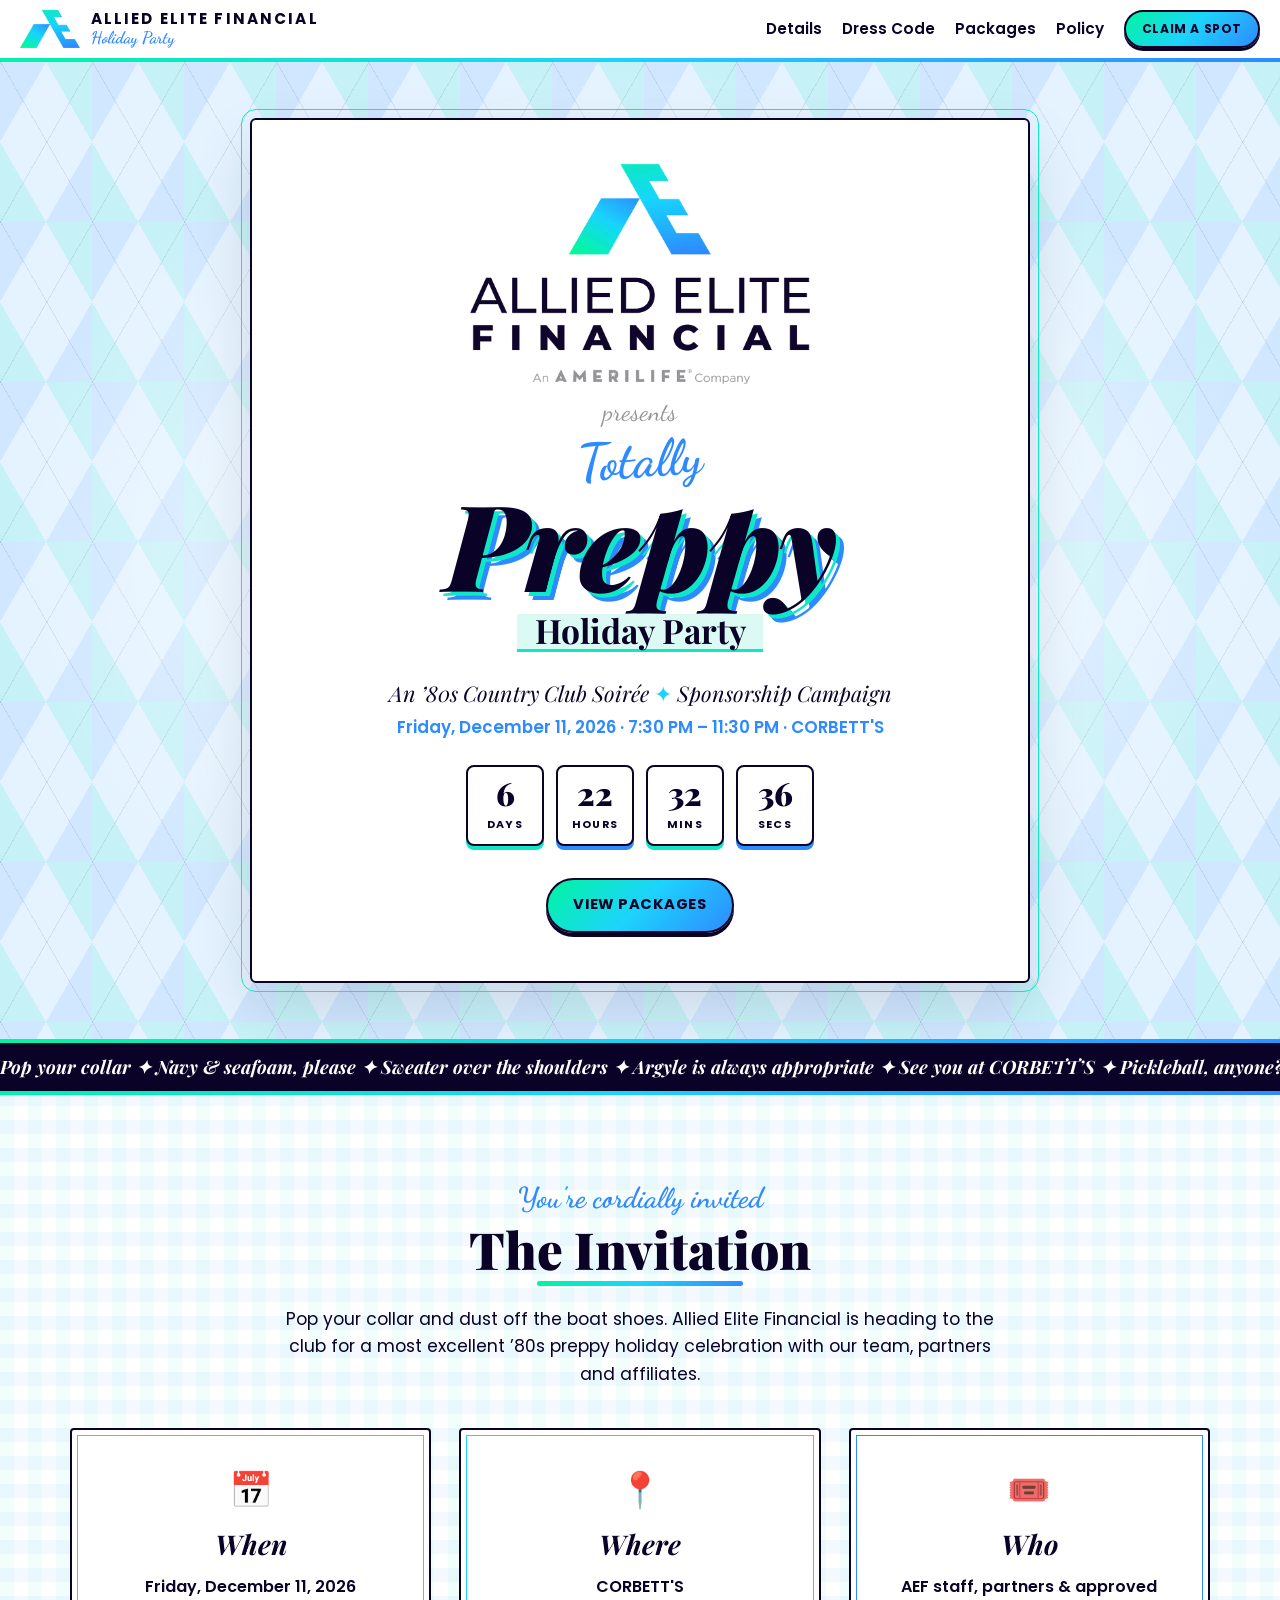
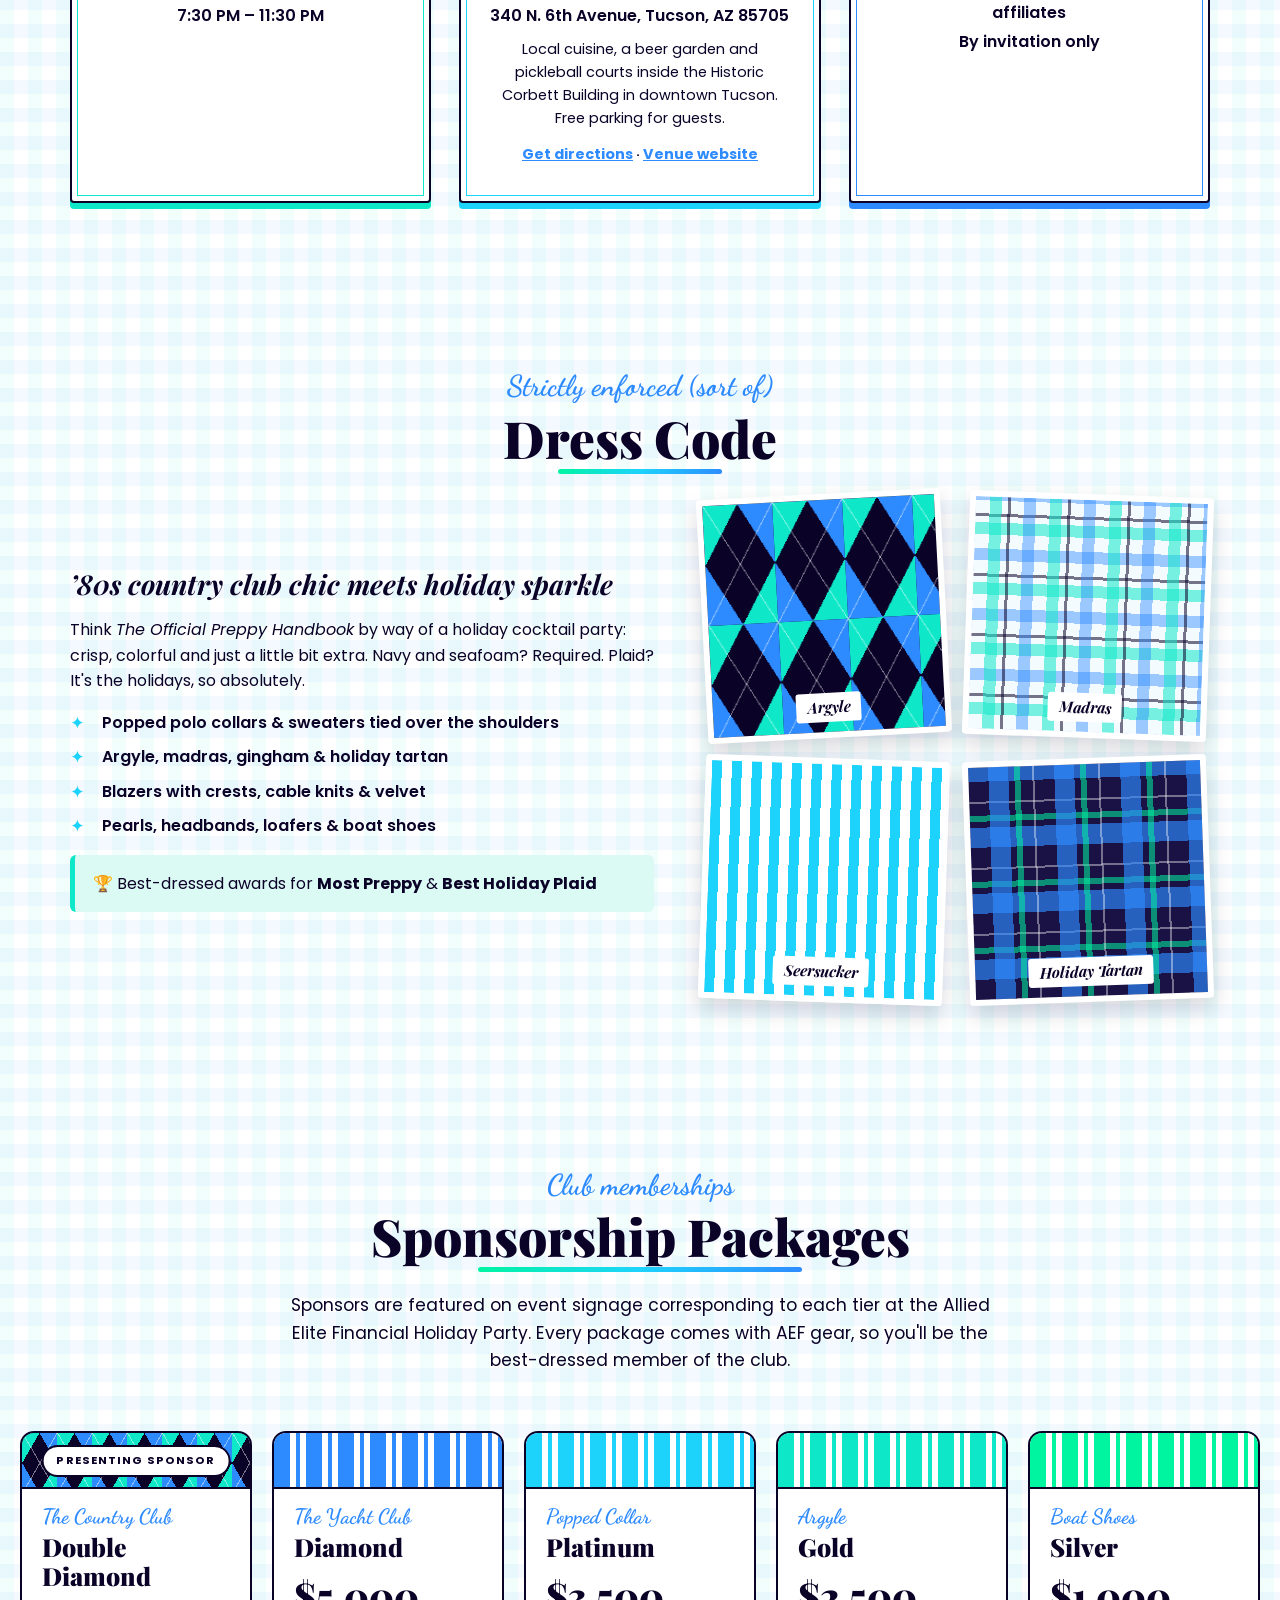
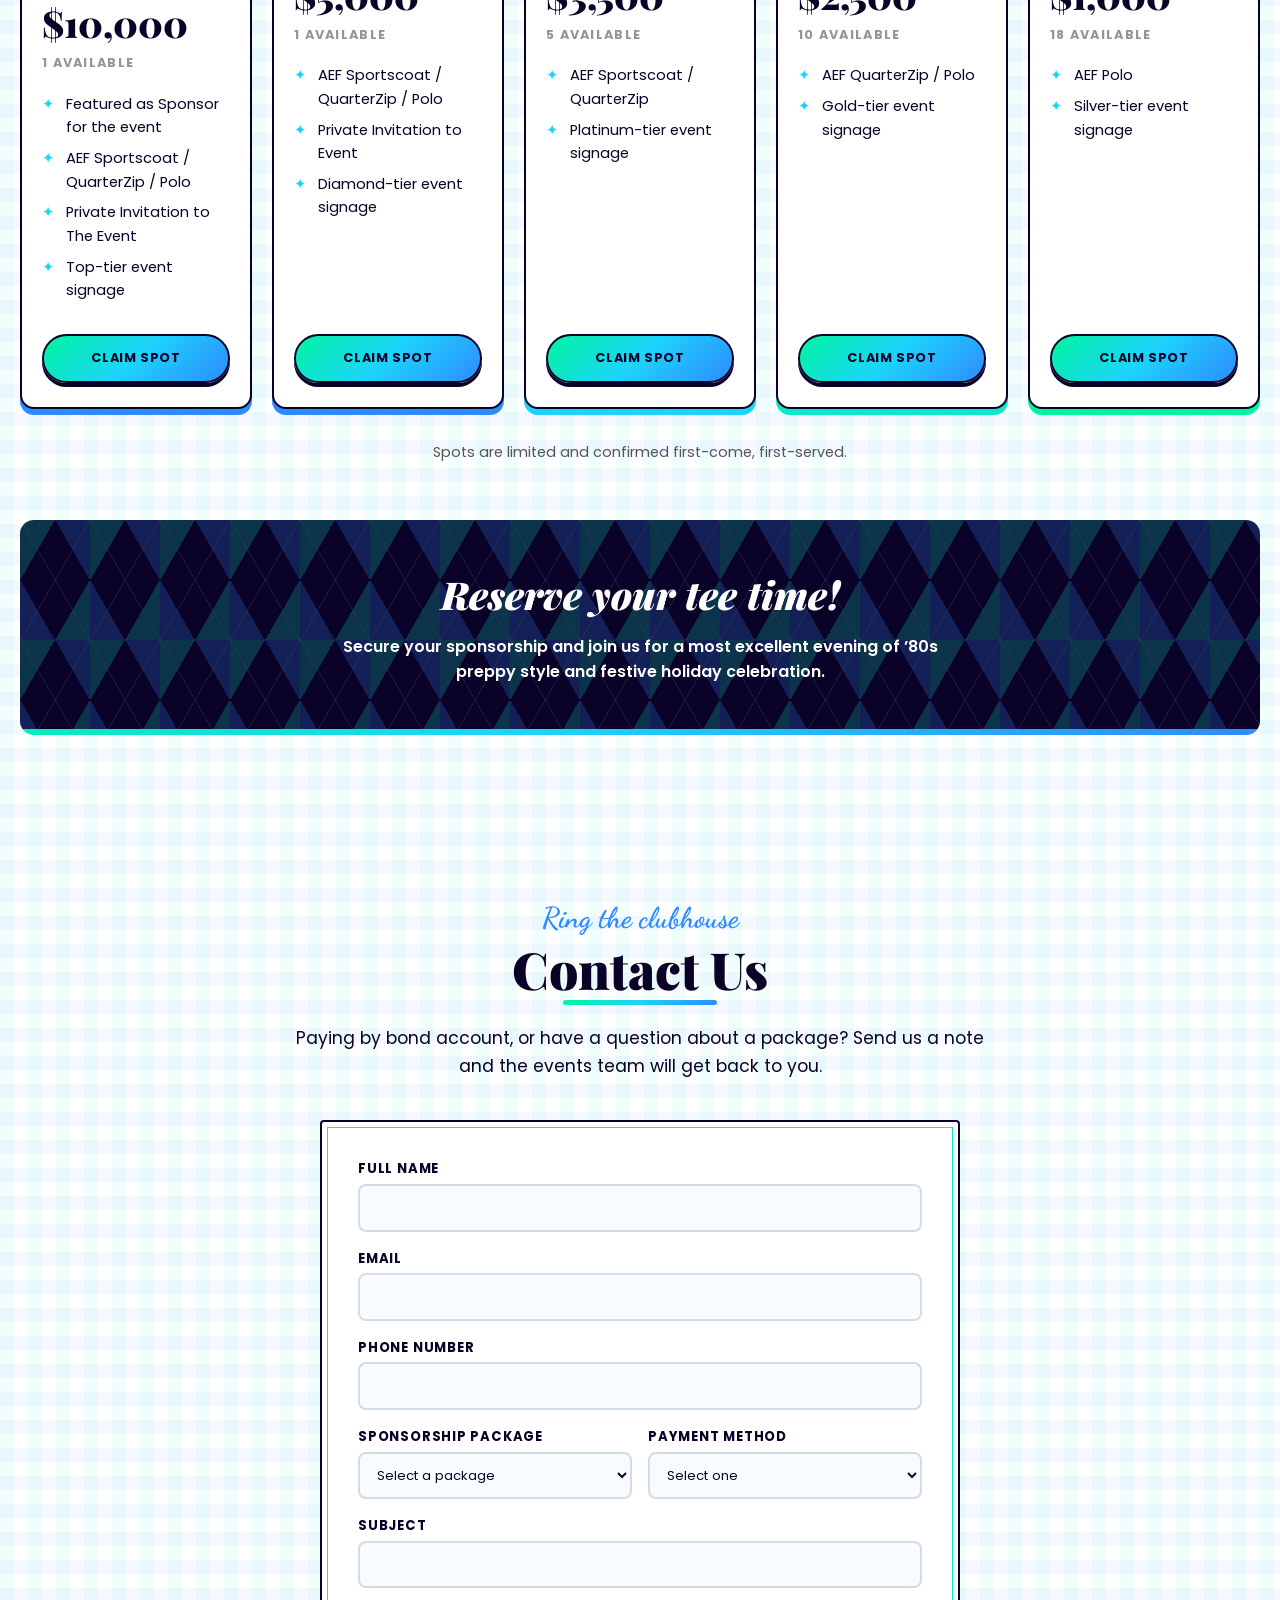
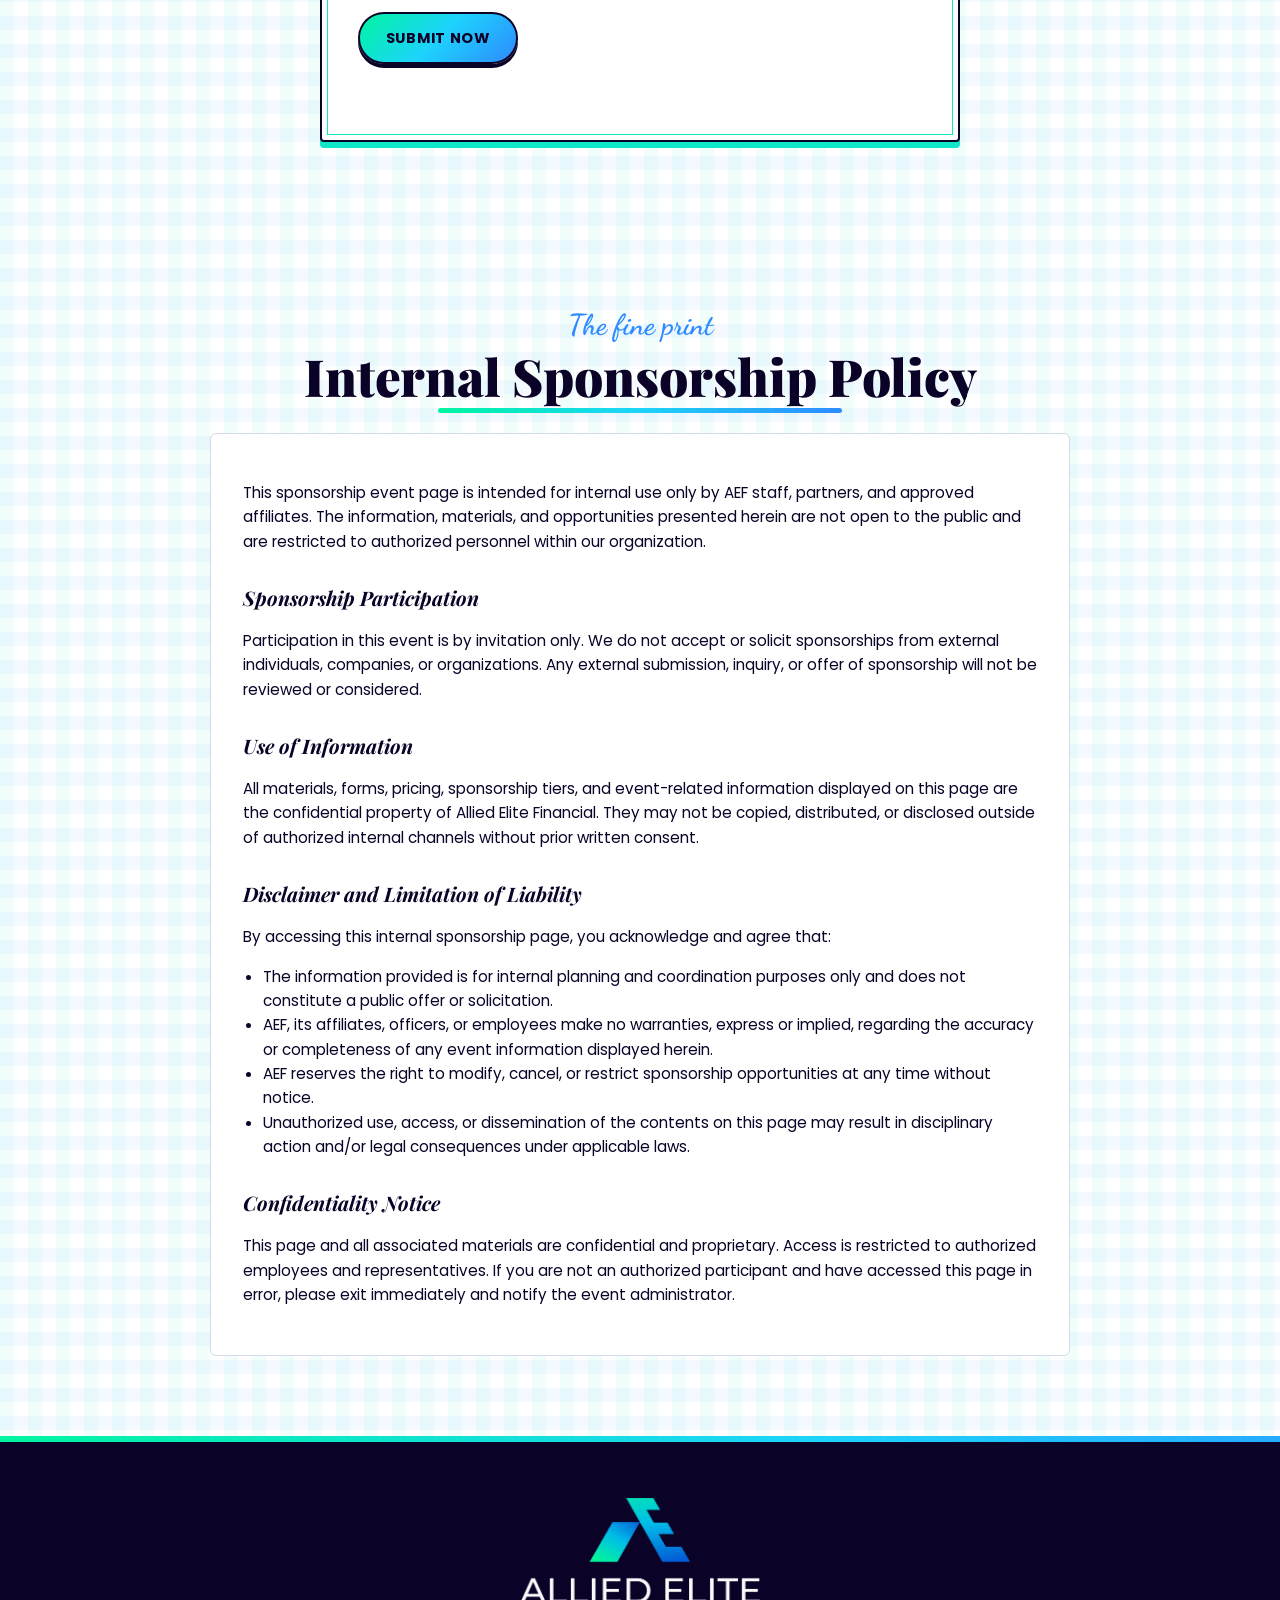
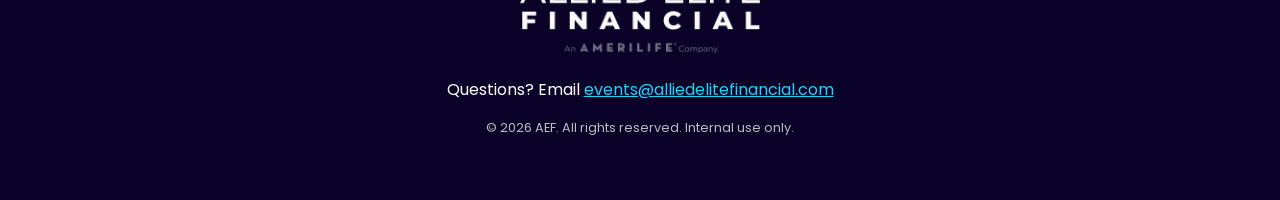
<file: index.html>
<!doctype html>
<html lang="en">
<head>
  <meta charset="utf-8">
  <meta name="viewport" content="width=device-width, initial-scale=1">
  <title>Preppy Holiday Party | Allied Elite Financial</title>
  <meta name="description" content="Allied Elite Financial '80s Preppy Holiday Party sponsorship campaign.">
  <meta name="robots" content="noindex, nofollow">
  <link rel="icon" href="assets/aef-mark.png">
  <link rel="preconnect" href="https://fonts.googleapis.com">
  <link rel="preconnect" href="https://fonts.gstatic.com" crossorigin>
  <link href="https://fonts.googleapis.com/css2?family=Dancing+Script:wght@700&family=Playfair+Display:ital,wght@0,700;0,900;1,700;1,900&family=Poppins:wght@400;600;700&display=swap" rel="stylesheet">
  <link rel="stylesheet" href="styles.css">
</head>
<body>
  <!-- Falling snow layer -->
  <div class="snow" aria-hidden="true"></div>

  <header class="nav">
    <a class="nav__brand" href="#top" aria-label="Allied Elite Financial home">
      <img src="assets/aef-mark.png" alt="">
      <span class="nav__name">Allied Elite Financial<small>Holiday Party</small></span>
    </a>
    <button class="nav__toggle" aria-expanded="false" aria-controls="nav-links">Menu</button>
    <nav id="nav-links" class="nav__links">
      <a href="#details">Details</a>
      <a href="#dress-code">Dress Code</a>
      <a href="#sponsors">Packages</a>
      <a href="#policy">Policy</a>
      <a class="btn btn--small" href="#sponsors">Claim a Spot</a>
    </nav>
  </header>

  <main id="top">
    <!-- HERO -->
    <section class="hero">
      <div class="hero__inner">
        <img class="hero__logo" src="assets/aef-logo.png" alt="Allied Elite Financial, an AmeriLife company">
        <p class="hero__kicker">presents</p>
        <h1 class="hero__title">
          <span class="hero__script">Totally</span>
          <span class="hero__big">Preppy</span>
          <span class="hero__small">Holiday Party</span>
        </h1>
        <p class="hero__sub">An &rsquo;80s Country Club Soir&eacute;e <span class="sparkle">✦</span> Sponsorship Campaign</p>
        <p class="hero__meta">
          <span data-field="dateLong">Date TBA</span> &middot; <span data-field="timeRange">Time TBA</span> &middot; <span data-field="venueName">Venue TBA</span>
        </p>
        <div class="countdown" id="countdown" aria-live="polite">
          <div><span id="cd-days">--</span><small>Days</small></div>
          <div><span id="cd-hours">--</span><small>Hours</small></div>
          <div><span id="cd-mins">--</span><small>Mins</small></div>
          <div><span id="cd-secs">--</span><small>Secs</small></div>
        </div>
        <div class="hero__ctas">
          <a class="btn" href="#sponsors">View Packages</a>
        </div>
      </div>
    </section>

    <!-- MARQUEE -->
    <div class="marquee" aria-hidden="true">
      <div class="marquee__track">
        <span>Pop your collar ✦ Navy &amp; seafoam, please ✦ Sweater over the shoulders ✦ Argyle is always appropriate ✦ See you at CORBETT&rsquo;S ✦ Pickleball, anyone? ✦ Claim your sponsorship spot ✦ </span>
        <span>Pop your collar ✦ Navy &amp; seafoam, please ✦ Sweater over the shoulders ✦ Argyle is always appropriate ✦ See you at CORBETT&rsquo;S ✦ Pickleball, anyone? ✦ Claim your sponsorship spot ✦ </span>
      </div>
    </div>

    <!-- DETAILS -->
    <section id="details" class="section">
      <h2 class="section__title"><small>You're cordially invited</small><span>The Invitation</span></h2>
      <p class="section__lead">Pop your collar and dust off the boat shoes. Allied Elite Financial is heading to the club for a most excellent &rsquo;80s preppy holiday celebration with our team, partners and affiliates.</p>
      <div class="cards cards--3">
        <article class="card">
          <div class="card__icon">📅</div>
          <h3>When</h3>
          <p data-field="dateLong">Date TBA</p>
          <p data-field="timeRange">Time TBA</p>
        </article>
        <article class="card">
          <div class="card__icon">📍</div>
          <h3>Where</h3>
          <p data-field="venueName">Venue TBA</p>
          <p data-field="venueAddress">Address TBA</p>
          <p class="card__note" data-field="venueBlurb"></p>
          <p class="card__links"><a data-href="venueMapUrl" href="#" target="_blank" rel="noopener">Get directions</a> &middot; <a data-href="venueUrl" href="#" target="_blank" rel="noopener">Venue website</a></p>
        </article>
        <article class="card">
          <div class="card__icon">🎟️</div>
          <h3>Who</h3>
          <p>AEF staff, partners &amp; approved affiliates</p>
          <p>By invitation only</p>
        </article>
      </div>
    </section>

    <!-- DRESS CODE -->
    <section id="dress-code" class="section">
      <h2 class="section__title"><small>Strictly enforced (sort of)</small><span>Dress Code</span></h2>
      <div class="dress">
        <div class="dress__text">
          <p class="dress__headline">&rsquo;80s country club chic meets holiday sparkle</p>
          <p>Think <em>The Official Preppy Handbook</em> by way of a holiday cocktail party: crisp, colorful and just a little bit extra. Navy and seafoam? Required. Plaid? It's the holidays, so absolutely.</p>
          <ul class="ticks">
            <li>Popped polo collars &amp; sweaters tied over the shoulders</li>
            <li>Argyle, madras, gingham &amp; holiday tartan</li>
            <li>Blazers with crests, cable knits &amp; velvet</li>
            <li>Pearls, headbands, loafers &amp; boat shoes</li>
          </ul>
          <p class="dress__award">🏆 Best-dressed awards for <strong>Most Preppy</strong> &amp; <strong>Best Holiday Plaid</strong></p>
        </div>
        <div class="swatches" aria-hidden="true">
          <div class="swatch swatch--argyle"><span>Argyle</span></div>
          <div class="swatch swatch--madras"><span>Madras</span></div>
          <div class="swatch swatch--stripe"><span>Seersucker</span></div>
          <div class="swatch swatch--tartan"><span>Holiday Tartan</span></div>
        </div>
      </div>
    </section>

    <!-- SPONSORSHIPS -->
    <section id="sponsors" class="section section--sponsors">
      <h2 class="section__title"><small>Club memberships</small><span>Sponsorship Packages</span></h2>
      <p class="section__lead">Sponsors are featured on event signage corresponding to each tier at the <span data-field="signageEventName">Allied Elite Financial Holiday Party</span>. Every package comes with AEF gear, so you'll be the best-dressed member of the club.</p>
      <div class="tiers" id="tiers"></div>
      <p class="fineprint">Spots are limited and confirmed first-come, first-served.</p>
      <div class="cta-band">
        <h3>Reserve your tee time!</h3>
        <p>Secure your sponsorship and join us for a most excellent evening of &rsquo;80s preppy style and festive holiday celebration.</p>
      </div>
    </section>

    <!-- CONTACT -->
    <section id="contact" class="section">
      <h2 class="section__title"><small>Ring the clubhouse</small><span>Contact Us</span></h2>
      <p class="section__lead">Paying by bond account, or have a question about a package? Send us a note and the events team will get back to you.</p>
      <form class="form form--narrow" id="contact-form" name="sponsor-contact" method="POST" action="/" data-netlify="true" netlify-honeypot="bot-field">
        <input type="hidden" name="form-name" value="sponsor-contact">
        <p class="form__hp" aria-hidden="true"><label>Leave this empty<input name="bot-field" tabindex="-1" autocomplete="off"></label></p>
        <label>Full Name<input name="name" required autocomplete="name"></label>
        <label>Email<input type="email" name="email" required autocomplete="email"></label>
        <label>Phone Number<input type="tel" name="phone" autocomplete="tel"></label>
        <div class="form__row">
          <label>Sponsorship Package
            <select name="package" id="contact-package">
              <option value="">Select a package</option>
              <option value="Double Diamond">Double Diamond ($10,000)</option>
              <option value="Diamond">Diamond ($5,000)</option>
              <option value="Platinum">Platinum ($3,500)</option>
              <option value="Gold">Gold ($2,500)</option>
              <option value="Silver">Silver ($1,000)</option>
              <option value="General question">General question</option>
            </select>
          </label>
          <label>Payment Method
            <select name="payment" id="contact-payment">
              <option value="">Select one</option>
              <option value="Credit Card">Credit Card</option>
              <option value="Bond Account">Bond Account</option>
              <option value="Not sure yet">Not sure yet / Just a question</option>
            </select>
          </label>
        </div>
        <p class="form__bond-note" id="bond-note" hidden><strong>Paying by bond account?</strong> Submit this form to reserve your spot. Our events team will follow up to confirm your sponsorship and complete the bond account payment.</p>
        <label>Subject<input name="subject" id="contact-subject"></label>
        <button class="btn" type="submit">Submit Now</button>
        <p class="form__status" id="contact-status" role="status" aria-live="polite"></p>
      </form>
    </section>

    <!-- POLICY -->
    <section id="policy" class="section section--policy">
      <h2 class="section__title"><small>The fine print</small><span>Internal Sponsorship Policy</span></h2>
      <div class="policy">
        <p>This sponsorship event page is intended for internal use only by AEF staff, partners, and approved affiliates. The information, materials, and opportunities presented herein are not open to the public and are restricted to authorized personnel within our organization.</p>
        <h3>Sponsorship Participation</h3>
        <p>Participation in this event is by invitation only. We do not accept or solicit sponsorships from external individuals, companies, or organizations. Any external submission, inquiry, or offer of sponsorship will not be reviewed or considered.</p>
        <h3>Use of Information</h3>
        <p>All materials, forms, pricing, sponsorship tiers, and event-related information displayed on this page are the confidential property of Allied Elite Financial. They may not be copied, distributed, or disclosed outside of authorized internal channels without prior written consent.</p>
        <h3>Disclaimer and Limitation of Liability</h3>
        <p>By accessing this internal sponsorship page, you acknowledge and agree that:</p>
        <ul>
          <li>The information provided is for internal planning and coordination purposes only and does not constitute a public offer or solicitation.</li>
          <li>AEF, its affiliates, officers, or employees make no warranties, express or implied, regarding the accuracy or completeness of any event information displayed herein.</li>
          <li>AEF reserves the right to modify, cancel, or restrict sponsorship opportunities at any time without notice.</li>
          <li>Unauthorized use, access, or dissemination of the contents on this page may result in disciplinary action and/or legal consequences under applicable laws.</li>
        </ul>
        <h3>Confidentiality Notice</h3>
        <p>This page and all associated materials are confidential and proprietary. Access is restricted to authorized employees and representatives. If you are not an authorized participant and have accessed this page in error, please exit immediately and notify the event administrator.</p>
      </div>
    </section>
  </main>

  <!-- CLAIM SPOT MODAL -->
  <dialog class="modal" id="claim-modal" aria-labelledby="claim-title">
    <button class="modal__close" type="button" aria-label="Close">&times;</button>
    <p class="modal__kicker">Welcome to the club</p>
    <h3 id="claim-title">Package</h3>
    <p class="modal__price" id="claim-price"></p>
    <p>How would you like to pay?</p>
    <div class="modal__actions">
      <a class="btn btn--block" id="pay-card" href="#" target="_blank" rel="noopener">Pay by Credit Card</a>
      <a class="btn btn--block btn--alt" id="pay-bond" href="#contact">Pay by Bond Account</a>
    </div>
    <p class="modal__note" id="claim-note"></p>
  </dialog>

  <footer class="footer">
    <img src="assets/aef-logo-white.png" alt="Allied Elite Financial, an AmeriLife company" class="footer__logo">
    <p>Questions? Email <a data-field-href="contactEmail" data-field="contactEmail" href="#">events@example.com</a></p>
    <p class="footer__small">&copy; <span data-field="year">2026</span> AEF. All rights reserved. Internal use only.</p>
  </footer>

  <script src="config.js"></script>
  <script src="script.js"></script>
</body>
</html>
</file>
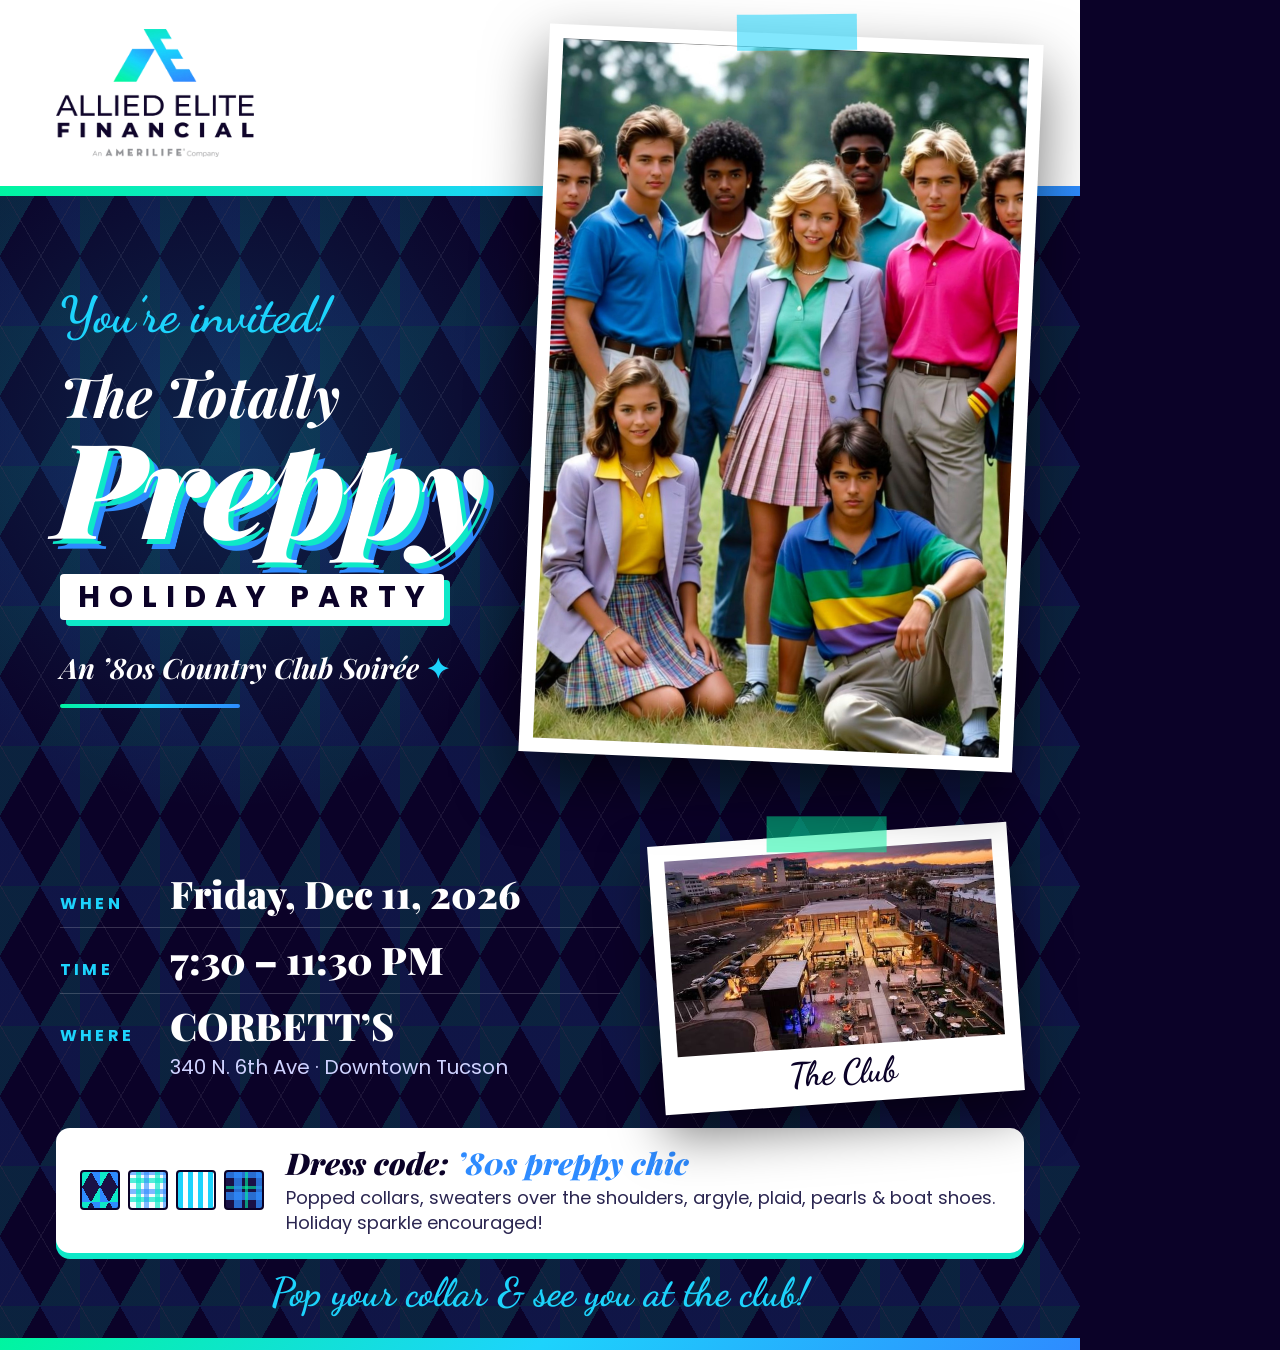
<file: flyer/flyer.html>
<!doctype html>
<html lang="en">
<head>
  <meta charset="utf-8">
  <title>Totally Preppy Holiday Party | Flyer</title>
  <!--
    Promotional flyer (no sponsorship info). Rendered to PNG / PDF with
    render.js. ?size=social → 1080x1350, ?size=letter → 8.5x11 in.
  -->
  <link rel="stylesheet" href="fonts/fonts.css">
  <style>
    :root {
      --navy: #0b0228;
      --navy-2: #1a1145;
      --mint: #00f5a0;
      --aqua: #0ee8c8;
      --cyan: #1dd3fc;
      --blue: #2e8bff;
      --gray: #939598;
      --paper: #ffffff;
      --brand-grad: linear-gradient(135deg, var(--mint) 0%, var(--cyan) 50%, var(--blue) 100%);
      --serif: "Playfair Display", Georgia, serif;
      --script: "Dancing Script", cursive;
    }
    * { box-sizing: border-box; }
    html, body { margin: 0; padding: 0; background: var(--navy); }
    body { font-family: "Poppins", system-ui, sans-serif; color: var(--paper); }
    body.letter { width: 816px; height: 1056px; display: grid; place-items: center; overflow: hidden; }
    body.letter .flyer { zoom: .7556; } /* 816 / 1080 */

    .flyer { position: relative; width: 1080px; height: 1350px; overflow: hidden; background: var(--navy); }

    /* ---------- Full-length photo, pinned over the header ---------- */
    .photo {
      position: absolute; right: 52px; top: 34px; z-index: 4; margin: 0;
      width: 494px; padding: 14px; background: var(--paper);
      transform: rotate(2.5deg);
      box-shadow: 0 26px 60px rgba(0,0,0,.55);
    }
    .photo img { display: block; width: 466px; height: 700px; object-fit: cover; object-position: 50% 0; }
    .photo .tape { top: -20px; }

    /* Argyle panel behind the lower half */
    .argyle {
      position: absolute; inset: 186px 0 0 0;
      background-color: var(--navy);
      background-image:
        linear-gradient(rgba(11,2,40,.86), rgba(11,2,40,.86)),
        repeating-linear-gradient(120deg, rgba(255,255,255,.5) 0 1px, transparent 1px 70px),
        repeating-linear-gradient(60deg, rgba(255,255,255,.5) 0 1px, transparent 1px 70px),
        linear-gradient(60deg, var(--blue) 25%, transparent 25%, transparent 75%, var(--blue) 75%),
        linear-gradient(120deg, var(--aqua) 25%, transparent 25%, transparent 75%, var(--aqua) 75%);
      background-size: auto, 80px 140px, 80px 140px, 80px 140px, 80px 140px;
    }
    .argyle::before { /* soft glow behind the title */
      content: ""; position: absolute; inset: 0 auto auto 0; width: 640px; height: 640px;
      background: radial-gradient(circle at 35% 40%, rgba(29,211,252,.16), rgba(11,2,40,0) 65%);
    }

    /* ---------- Header ---------- */
    .header {
      position: absolute; inset: 0 0 auto 0; height: 186px; z-index: 3;
      display: flex; align-items: center; padding: 0 56px;
      background: var(--paper); color: var(--navy);
    }
    .header::after { /* brand stripe */
      content: ""; position: absolute; left: 0; right: 0; bottom: -10px; height: 10px; background: var(--brand-grad);
    }
    .logo { height: 128px; width: auto; display: block; }

    /* ---------- Title lockup (left column) ---------- */
    .intro { position: absolute; left: 60px; top: 290px; width: 470px; }
    .invite { font-family: var(--script); font-weight: 700; font-size: 50px; line-height: 1; color: var(--cyan); margin: 0; }
    .title { margin: 26px 0 0; font-weight: 400; line-height: 1; }
    .t-script { display: block; font-family: var(--serif); font-style: italic; font-weight: 700; font-size: 56px; color: var(--paper); line-height: 1.05; }
    .t-big {
      display: block; font-family: var(--serif); font-style: italic; font-weight: 900;
      font-size: 132px; line-height: .9; letter-spacing: -.02em; color: var(--paper); margin-left: -6px;
      text-shadow: 5px 5px 0 var(--aqua), 10px 10px 0 var(--blue);
    }
    .t-small {
      display: inline-block; margin-top: 30px;
      font-family: "Poppins", sans-serif; font-weight: 700; font-size: 30px; letter-spacing: .3em; text-transform: uppercase;
      color: var(--navy); background: var(--paper); padding: 8px 10px 8px 18px; border-radius: 4px;
      box-shadow: 6px 6px 0 var(--aqua);
    }
    .soiree { margin: 30px 0 0; font-family: var(--serif); font-style: italic; font-weight: 700; font-size: 28px; color: var(--paper); line-height: 1.3; }
    .soiree span { color: var(--cyan); font-style: normal; }
    .rule { display: block; width: 180px; height: 4px; margin-top: 18px; border-radius: 2px; background: var(--brand-grad); }

    /* ---------- Polaroids ---------- */
    .polaroid {
      position: absolute; margin: 0; background: var(--paper); padding: 16px 16px 0;
      box-shadow: 0 22px 50px rgba(0,0,0,.5);
    }
    .polaroid .img { width: 100%; background-size: cover; background-position: center; overflow: hidden; }
    .polaroid figcaption { font-family: var(--script); font-weight: 700; font-size: 34px; color: var(--navy); text-align: center; padding: 8px 0 12px; line-height: 1.1; }
    .polaroid--venue { right: 64px; top: 834px; width: 360px; transform: rotate(-4deg); z-index: 2; }
    .polaroid--venue .img { height: 196px; background-image: url(photos/corbetts-aerial.jpg); }
    .tape { position: absolute; top: -18px; left: 50%; width: 120px; height: 36px; transform: translateX(-50%) rotate(-3deg); background: rgba(29,211,252,.55); }
    .polaroid--venue .tape { background: rgba(0,245,160,.5); transform: translateX(-50%) rotate(4deg); }

    /* ---------- Details ---------- */
    .details { position: absolute; left: 60px; top: 862px; width: 560px; }
    .row { display: flex; align-items: baseline; gap: 18px; padding: 11px 0; border-bottom: 1px solid rgba(255,255,255,.18); }
    .row:last-child { border-bottom: 0; }
    .row small { flex: none; width: 92px; font-size: 16px; font-weight: 700; letter-spacing: .2em; text-transform: uppercase; color: var(--cyan); }
    .row strong { font-family: var(--serif); font-weight: 900; font-size: 38px; line-height: 1.1; }
    .row em { display: block; font-style: normal; font-size: 20px; color: #cfd2ff; margin-top: 4px; font-weight: 400; }

    .dress {
      position: absolute; left: 56px; right: 56px; top: 1128px;
      display: flex; align-items: center; gap: 22px;
      background: var(--paper); color: var(--navy);
      border-radius: 14px; padding: 18px 24px;
      box-shadow: 0 6px 0 var(--aqua);
    }
    .swatches { display: grid; grid-template-columns: repeat(4, 40px); gap: 8px; flex: none; }
    .sw { width: 40px; height: 40px; border-radius: 4px; border: 2px solid var(--navy); }
    .sw-argyle {
      background-color: var(--navy-2);
      background-image:
        linear-gradient(60deg, var(--blue) 25%, transparent 25%, transparent 75%, var(--blue) 75%),
        linear-gradient(120deg, var(--aqua) 25%, transparent 25%, transparent 75%, var(--aqua) 75%);
      background-size: 18px 30px;
    }
    .sw-madras {
      background-color: #f4fbff;
      background-image:
        repeating-linear-gradient(90deg, transparent 0 6px, rgba(14,232,200,.7) 6px 11px, transparent 11px 14px, rgba(46,139,255,.6) 14px 19px),
        repeating-linear-gradient(0deg, transparent 0 6px, rgba(14,232,200,.7) 6px 11px, transparent 11px 14px, rgba(46,139,255,.6) 14px 19px);
    }
    .sw-stripe { background: repeating-linear-gradient(90deg, var(--cyan) 0 5px, var(--paper) 5px 10px); }
    .sw-tartan {
      background-color: var(--navy-2);
      background-image:
        repeating-linear-gradient(90deg, transparent 0 8px, rgba(46,139,255,.75) 8px 16px, transparent 16px 19px, rgba(0,245,160,.6) 19px 22px),
        repeating-linear-gradient(0deg, transparent 0 8px, rgba(46,139,255,.75) 8px 16px, transparent 16px 19px, rgba(0,245,160,.6) 19px 22px);
    }
    .dress h2 { margin: 0; font-family: var(--serif); font-style: italic; font-weight: 900; font-size: 30px; line-height: 1.15; }
    .dress h2 span { color: var(--blue); }
    .dress p { margin: 4px 0 0; font-size: 18px; line-height: 1.4; color: #2a2550; }

    .signoff { position: absolute; left: 0; right: 0; bottom: 34px; text-align: center; margin: 0; font-family: var(--script); font-weight: 700; font-size: 40px; color: var(--cyan); }
    .bar { position: absolute; left: 0; right: 0; bottom: 0; height: 12px; background: var(--brand-grad); }
  </style>
</head>
<body>
  <div class="flyer">
    <div class="argyle" aria-hidden="true"></div>

    <header class="header">
      <img class="logo" src="../assets/aef-logo.png" alt="Allied Elite Financial, an AmeriLife company">
    </header>

    <figure class="photo">
      <span class="tape" aria-hidden="true"></span>
      <img src="photos/preppy-group.jpg" alt="Friends dressed head to toe in '80s preppy style">
    </figure>

    <div class="intro">
      <p class="invite">You&rsquo;re invited!</p>
      <h1 class="title">
        <span class="t-script">The Totally</span>
        <span class="t-big">Preppy</span>
        <span class="t-small">Holiday Party</span>
      </h1>
      <p class="soiree">An &rsquo;80s Country Club Soir&eacute;e <span>✦</span></p>
      <span class="rule" aria-hidden="true"></span>
    </div>

    <figure class="polaroid polaroid--venue">
      <span class="tape" aria-hidden="true"></span>
      <div class="img" role="img" aria-label="CORBETT'S at dusk, aerial view"></div>
      <figcaption>The Club</figcaption>
    </figure>

    <div class="details">
      <div class="row"><small>When</small><div><strong>Friday, Dec 11, 2026</strong></div></div>
      <div class="row"><small>Time</small><div><strong>7:30 &ndash; 11:30 PM</strong></div></div>
      <div class="row"><small>Where</small><div><strong>CORBETT&rsquo;S</strong><em>340 N. 6th Ave &middot; Downtown Tucson</em></div></div>
    </div>

    <div class="dress">
      <div class="swatches" aria-hidden="true">
        <span class="sw sw-argyle"></span><span class="sw sw-madras"></span><span class="sw sw-stripe"></span><span class="sw sw-tartan"></span>
      </div>
      <div>
        <h2>Dress code: <span>&rsquo;80s preppy chic</span></h2>
        <p>Popped collars, sweaters over the shoulders, argyle, plaid, pearls &amp; boat shoes. Holiday sparkle encouraged!</p>
      </div>
    </div>

    <p class="signoff">Pop your collar &amp; see you at the club!</p>
    <div class="bar" aria-hidden="true"></div>
  </div>
  <script>
    if (new URLSearchParams(location.search).get("size") === "letter") document.body.classList.add("letter");
  </script>
</body>
</html>
</file>
<file: styles.css>
/*
 * Palette is taken straight from the Allied Elite Financial logo so the
 * '80s preppy theme sits comfortably next to the brand mark.
 */
:root {
  --navy: #0b0228;       /* logo wordmark */
  --navy-2: #1a1145;
  --mint: #00f5a0;       /* logo gradient start */
  --aqua: #0ee8c8;       /* logo "E" top */
  --cyan: #1dd3fc;       /* logo mid */
  --blue: #2e8bff;       /* logo gradient end */
  --gray: #939598;       /* "AmeriLife" */
  --aqua-soft: #dcfaf4;
  --sky-soft: #e4f3ff;
  --paper: #ffffff;
  --ink: #0b0228;
  --brand-grad: linear-gradient(135deg, var(--mint) 0%, var(--cyan) 50%, var(--blue) 100%);
  --brand-stripe: repeating-linear-gradient(90deg, var(--aqua) 0 18px, var(--blue) 18px 36px);
  --radius: 14px;
  --serif: "Playfair Display", Georgia, serif;
  --script: "Dancing Script", cursive;
}

* { box-sizing: border-box; }
html { scroll-behavior: smooth; scroll-padding-top: 80px; overflow-x: clip; }
body {
  margin: 0;
  font-family: "Poppins", system-ui, sans-serif;
  color: var(--ink);
  background-color: var(--paper);
  /* light seafoam gingham */
  background-image:
    linear-gradient(90deg, rgba(14,232,200,.06) 50%, transparent 50%),
    linear-gradient(rgba(46,139,255,.05) 50%, transparent 50%);
  background-size: 28px 28px;
  line-height: 1.6;
}
img { max-width: 100%; display: block; }
a { color: var(--blue); }

/* ---------- Buttons ---------- */
.btn {
  display: inline-block;
  font-family: "Poppins", sans-serif;
  font-weight: 700;
  font-size: .92rem;
  letter-spacing: .05em;
  text-transform: uppercase;
  padding: .85rem 1.6rem;
  background: var(--brand-grad);
  color: var(--navy);
  border: 2px solid var(--navy);
  border-radius: 999px;
  box-shadow: 0 4px 0 var(--navy);
  text-decoration: none;
  cursor: pointer;
  transition: transform .15s, box-shadow .15s;
}
.btn:hover, .btn:focus-visible { transform: translateY(-2px); box-shadow: 0 6px 0 var(--navy); }
.btn--ghost { background: var(--paper); }
.btn--small { padding: .45rem 1rem; font-size: .76rem; box-shadow: 0 3px 0 var(--navy); }
.btn--block { display: block; text-align: center; margin-top: auto; }
.btn--alt { background: var(--navy); color: var(--paper); box-shadow: 0 4px 0 var(--blue); }
.btn--alt:hover { box-shadow: 0 6px 0 var(--blue); }
.btn--disabled { background: #d5d6d8; color: #666; cursor: not-allowed; box-shadow: none !important; transform: none !important; }

/* ---------- Nav ---------- */
.nav {
  position: sticky; top: 0; z-index: 50;
  display: flex; align-items: center; justify-content: space-between; gap: 1rem;
  padding: .6rem 1.25rem;
  background: rgba(255, 255, 255, .96);
  backdrop-filter: blur(8px);
  border-bottom: 4px solid transparent;
  border-image: var(--brand-grad) 1;
}
.nav__brand { display: flex; align-items: center; gap: .7rem; text-decoration: none; color: var(--navy); }
.nav__brand img { height: 38px; width: auto; }
.nav__name { font-weight: 700; font-size: .95rem; letter-spacing: .14em; text-transform: uppercase; line-height: 1.2; }
.nav__name small { display: block; font-family: var(--script); font-size: 1.05rem; letter-spacing: 0; text-transform: none; color: var(--blue); }
.nav__links { display: flex; align-items: center; gap: 1.25rem; }
.nav__links a:not(.btn) { color: var(--navy); text-decoration: none; font-weight: 600; font-size: .95rem; }
.nav__links a:not(.btn):hover { color: var(--blue); }
.nav__toggle {
  display: none; font-weight: 700; background: var(--navy); color: var(--paper);
  border: 0; border-radius: 999px; padding: .5rem 1.1rem; cursor: pointer;
}

/* ---------- Snow ---------- */
.snow { position: fixed; inset: 0; pointer-events: none; z-index: 40; overflow: hidden; }
.snow span { position: absolute; top: -5vh; color: rgba(29,211,252,.55); animation: fall linear infinite; }
.snow span:nth-child(2n) { color: rgba(46,139,255,.4); }
.snow span:nth-child(3n) { color: rgba(147,149,152,.5); }
@keyframes fall { to { transform: translateY(110vh) rotate(360deg); } }

/* ---------- Hero ---------- */
.hero {
  position: relative;
  min-height: calc(100vh - 66px);
  display: grid; place-items: center;
  padding: 3.5rem 1.25rem;
  text-align: center;
  /* soft argyle in brand tints */
  background-color: var(--sky-soft);
  background-image:
    radial-gradient(ellipse at center, rgba(255,255,255,.85) 0%, rgba(255,255,255,0) 70%),
    repeating-linear-gradient(120deg, rgba(11,2,40,.08) 0 1px, transparent 1px 80px),
    repeating-linear-gradient(60deg, rgba(11,2,40,.08) 0 1px, transparent 1px 80px),
    linear-gradient(60deg, rgba(14,232,200,.14) 25%, transparent 25%, transparent 75%, rgba(14,232,200,.14) 75%),
    linear-gradient(120deg, rgba(46,139,255,.11) 25%, transparent 25%, transparent 75%, rgba(46,139,255,.11) 75%);
  background-size: auto, 92px 160px, 92px 160px, 92px 160px, 92px 160px;
}
.hero__inner {
  position: relative; z-index: 2; max-width: 780px; width: 100%;
  padding: 2.75rem 1.75rem 3rem;
  background: var(--paper);
  border: 2px solid var(--navy);
  outline: 1px solid var(--aqua); outline-offset: 8px;
  border-radius: 6px;
  box-shadow: 0 24px 60px rgba(11,2,40,.12);
}
.hero__logo { width: min(340px, 78%); margin: 0 auto .5rem; }
.hero__kicker { font-family: var(--script); font-size: 1.6rem; color: var(--gray); margin: .25rem 0 .25rem; }
.hero__title { margin: 0; line-height: .95; }
.hero__script { display: block; font-family: var(--script); font-size: clamp(2rem, 6vw, 3.2rem); color: var(--blue); transform: rotate(-4deg); }
.hero__big {
  display: block; font-family: var(--serif); font-weight: 900; font-style: italic;
  font-size: clamp(3.6rem, 14vw, 7.5rem); letter-spacing: -.02em; color: var(--navy);
  text-shadow: 4px 4px 0 var(--aqua), 8px 8px 0 var(--blue);
}
.hero__small {
  display: inline-block; margin-top: .9rem;
  font-family: var(--serif); font-weight: 700; font-size: clamp(1.3rem, 4.5vw, 2.1rem);
  color: var(--navy); background: var(--aqua-soft);
  border-bottom: 3px solid var(--aqua);
  padding: .1rem 1.1rem;
}
.hero__sub { font-family: var(--serif); font-style: italic; font-size: clamp(1.05rem, 3vw, 1.35rem); margin: 1.5rem 0 .25rem; }
.sparkle { color: var(--cyan); font-style: normal; }
.hero__meta { font-weight: 600; font-size: 1.05rem; margin: 0 0 1.5rem; color: var(--blue); }
.hero__meta span { white-space: nowrap; }
.hero__ctas { display: flex; gap: 1rem; justify-content: center; flex-wrap: wrap; margin-top: 2rem; }

.countdown { display: flex; gap: .75rem; justify-content: center; flex-wrap: wrap; }
.countdown div {
  background: var(--paper); color: var(--navy);
  border: 2px solid var(--navy); border-radius: 8px;
  min-width: 78px; padding: .5rem .6rem;
}
.countdown div:nth-child(odd) { box-shadow: 0 4px 0 var(--aqua); }
.countdown div:nth-child(even) { box-shadow: 0 4px 0 var(--blue); }
.countdown span { display: block; font-family: var(--serif); font-weight: 900; font-size: 2rem; line-height: 1.1; }
.countdown small { font-weight: 700; text-transform: uppercase; font-size: .68rem; letter-spacing: .12em; }

/* ---------- Marquee ---------- */
.marquee {
  overflow: hidden; white-space: nowrap;
  background: var(--navy);
  color: var(--paper);
  border-block: 4px solid transparent;
  border-image: var(--brand-grad) 1;
  font-family: var(--serif); font-style: italic; font-weight: 700; font-size: 1.15rem;
  padding: .6rem 0;
}
.marquee__track { display: inline-block; animation: scroll 32s linear infinite; }
@keyframes scroll { to { transform: translateX(-50%); } }

/* ---------- Sections ---------- */
.section { position: relative; max-width: 1180px; margin: 0 auto; padding: 5rem 1.25rem; }
.section__title { text-align: center; margin: 0 0 1.25rem; }
.section__title small {
  display: block; font-family: var(--script); font-size: clamp(1.3rem, 3.5vw, 1.8rem); color: var(--blue); font-weight: 700;
}
.section__title span {
  display: inline-block; position: relative;
  font-family: var(--serif); font-weight: 900;
  font-size: clamp(2rem, 5.5vw, 3.2rem); line-height: 1.1;
  color: var(--navy);
  padding-bottom: .5rem;
}
.section__title span::after {
  content: ""; position: absolute; left: 20%; right: 20%; bottom: 0; height: 5px; border-radius: 3px;
  background: var(--brand-grad);
}
.section__lead { max-width: 720px; margin: 0 auto 2.5rem; text-align: center; font-size: 1.08rem; }
.fineprint { text-align: center; font-size: .9rem; color: #555; margin-top: 2rem; }

/* Invitation cards */
.cards { display: grid; gap: 1.75rem; }
.cards--3 { grid-template-columns: repeat(auto-fit, minmax(240px, 1fr)); }
.card {
  --accent: var(--aqua);
  background: var(--paper);
  border: 2px solid var(--navy);
  outline: 1px solid var(--accent); outline-offset: -8px;
  border-radius: 4px;
  padding: 2rem 1.75rem; text-align: center;
  box-shadow: 0 6px 0 var(--accent);
}
.card:nth-child(2) { --accent: var(--cyan); }
.card:nth-child(3) { --accent: var(--blue); }
.card h3 { font-family: var(--serif); font-style: italic; font-size: 1.7rem; margin: .25rem 0 .5rem; }
.card p { margin: .2rem 0; font-weight: 600; }
.card .card__note { font-weight: 400; font-size: .9rem; margin-top: .6rem; }
.card__icon { font-size: 2.2rem; }
.card .card__links { margin-top: .8rem; font-size: .9rem; }
.card__links a { font-weight: 700; }

/* Dress code */
.dress { display: grid; gap: 3rem; grid-template-columns: 1.15fr 1fr; align-items: center; }
.dress__headline { font-family: var(--serif); font-style: italic; font-weight: 700; font-size: 1.7rem; color: var(--navy); margin: 0 0 .5rem; line-height: 1.25; }
.ticks { list-style: none; padding: 0; }
.ticks li { padding-left: 2rem; position: relative; margin: .55rem 0; font-weight: 600; }
.ticks li::before { content: "✦"; position: absolute; left: 0; color: var(--cyan); font-size: 1.1rem; line-height: 1.5; }
.dress__award { background: var(--aqua-soft); border-left: 5px solid var(--aqua); border-radius: 6px; padding: 1rem 1.1rem; }

.swatches { display: grid; grid-template-columns: 1fr 1fr; gap: 1.25rem; }
.swatch {
  position: relative; aspect-ratio: 1;
  border: 6px solid var(--paper); border-radius: 4px;
  box-shadow: 0 10px 22px rgba(11,2,40,.16);
}
.swatch:nth-child(1) { transform: rotate(-3deg); }
.swatch:nth-child(2) { transform: rotate(2deg); }
.swatch:nth-child(3) { transform: rotate(2deg); }
.swatch:nth-child(4) { transform: rotate(-2deg); }
.swatch span {
  position: absolute; left: 50%; bottom: 10px; transform: translateX(-50%);
  background: var(--paper); color: var(--navy);
  font-family: var(--serif); font-style: italic; font-weight: 700; font-size: .95rem;
  padding: .15rem .7rem; border-radius: 3px; white-space: nowrap;
}
.swatch--argyle {
  background-color: var(--navy);
  background-image:
    repeating-linear-gradient(120deg, rgba(255,255,255,.45) 0 1px, transparent 1px 60px),
    repeating-linear-gradient(60deg, rgba(255,255,255,.45) 0 1px, transparent 1px 60px),
    linear-gradient(60deg, var(--blue) 25%, transparent 25%, transparent 75%, var(--blue) 75%),
    linear-gradient(120deg, var(--aqua) 25%, transparent 25%, transparent 75%, var(--aqua) 75%);
  background-size: 70px 120px;
}
.swatch--madras {
  background-color: #f4fbff;
  background-image:
    repeating-linear-gradient(90deg, transparent 0 14px, rgba(14,232,200,.55) 14px 26px, transparent 26px 32px, rgba(11,2,40,.55) 32px 35px, transparent 35px 48px, rgba(46,139,255,.45) 48px 60px),
    repeating-linear-gradient(0deg, transparent 0 14px, rgba(14,232,200,.55) 14px 26px, transparent 26px 32px, rgba(11,2,40,.55) 32px 35px, transparent 35px 48px, rgba(46,139,255,.45) 48px 60px);
}
.swatch--stripe { background: repeating-linear-gradient(90deg, var(--cyan) 0 10px, var(--paper) 10px 20px); }
.swatch--tartan {
  background-color: var(--navy-2);
  background-image:
    repeating-linear-gradient(90deg, transparent 0 20px, rgba(46,139,255,.65) 20px 40px, transparent 40px 46px, rgba(0,245,160,.55) 46px 52px, transparent 52px 64px, rgba(255,255,255,.4) 64px 66px),
    repeating-linear-gradient(0deg, transparent 0 20px, rgba(46,139,255,.65) 20px 40px, transparent 40px 46px, rgba(0,245,160,.55) 46px 52px, transparent 52px 64px, rgba(255,255,255,.4) 64px 66px);
}

/* ---------- Sponsorships ---------- */
.section--sponsors { max-width: 1300px; }
.tiers {
  display: grid; gap: 1.5rem;
  grid-template-columns: repeat(auto-fit, minmax(210px, 1fr));
  align-items: stretch;
  padding-top: 1rem;
}
.tier {
  --accent: var(--aqua);
  position: relative;
  display: flex; flex-direction: column;
  background: var(--paper);
  border: 2px solid var(--navy);
  border-radius: var(--radius);
  padding: 0 1.25rem 1.5rem;
  box-shadow: 0 6px 0 var(--accent);
  overflow: hidden;
  transition: transform .2s;
}
.tier:hover { transform: translateY(-6px); }
.tier::before {
  /* ribbon-stripe band */
  content: ""; display: block; height: 54px; margin: 0 -1.25rem 1rem;
  border-bottom: 2px solid var(--navy);
  background: repeating-linear-gradient(90deg, var(--accent) 0 16px, var(--paper) 16px 22px, var(--accent) 22px 26px, var(--paper) 26px 32px);
}
.tier--navy { --accent: var(--navy); }
.tier--blue { --accent: var(--blue); }
.tier--cyan { --accent: var(--cyan); }
.tier--aqua { --accent: var(--aqua); }
.tier--mint { --accent: var(--mint); }
.tier--featured { box-shadow: 0 6px 0 var(--blue); }
.tier--featured::before {
  background-color: var(--navy);
  background-image:
    repeating-linear-gradient(120deg, rgba(255,255,255,.45) 0 1px, transparent 1px 30px),
    repeating-linear-gradient(60deg, rgba(255,255,255,.45) 0 1px, transparent 1px 30px),
    linear-gradient(60deg, var(--blue) 25%, transparent 25%, transparent 75%, var(--blue) 75%),
    linear-gradient(120deg, var(--aqua) 25%, transparent 25%, transparent 75%, var(--aqua) 75%);
  background-size: 35px 60px;
}
.tier--soldout { opacity: .6; }
.tier__ribbon {
  position: absolute; top: 12px; left: 50%; transform: translateX(-50%);
  background: var(--paper); color: var(--navy);
  font-size: .7rem; font-weight: 700; letter-spacing: .1em; text-transform: uppercase;
  padding: .3rem .8rem; border-radius: 999px; border: 2px solid var(--navy); white-space: nowrap;
}
.tier__tag {
  align-self: flex-start; margin: 0;
  font-family: var(--script); font-weight: 700; font-size: 1.3rem; color: var(--blue); line-height: 1.2;
}
.tier__name { font-family: var(--serif); font-weight: 900; font-size: 1.55rem; line-height: 1.15; margin: .2rem 0 .25rem; color: var(--navy); }
.tier__price { font-family: var(--serif); font-weight: 900; font-size: 2.3rem; margin: 0; color: var(--navy); }
.tier__limit { margin: 0 0 .75rem; font-size: .8rem; font-weight: 700; letter-spacing: .1em; text-transform: uppercase; color: var(--gray); }
.tier ul { list-style: none; padding: 0; margin: 0 0 1.5rem; font-size: .92rem; }
.tier li { position: relative; padding-left: 1.5rem; margin: .45rem 0; }
.tier li::before { content: "✦"; position: absolute; left: 0; color: var(--cyan); }
.tier .btn { font-size: .8rem; width: 100%; }

.cta-band {
  margin-top: 3.5rem; text-align: center;
  color: var(--paper);
  border-radius: var(--radius);
  padding: 2.75rem 1.5rem;
  background-color: var(--navy);
  background-image:
    linear-gradient(rgba(11,2,40,.78), rgba(11,2,40,.78)),
    repeating-linear-gradient(120deg, rgba(255,255,255,.4) 0 1px, transparent 1px 60px),
    repeating-linear-gradient(60deg, rgba(255,255,255,.4) 0 1px, transparent 1px 60px),
    linear-gradient(60deg, var(--blue) 25%, transparent 25%, transparent 75%, var(--blue) 75%),
    linear-gradient(120deg, var(--aqua) 25%, transparent 25%, transparent 75%, var(--aqua) 75%);
  background-size: auto, 70px 120px, 70px 120px, 70px 120px, 70px 120px;
  border-bottom: 6px solid transparent;
  border-image: var(--brand-grad) 1;
}
.cta-band h3 { font-family: var(--serif); font-style: italic; font-weight: 900; font-size: clamp(1.7rem, 4.5vw, 2.4rem); margin: 0 0 .5rem; }
.cta-band p { max-width: 620px; margin: 0 auto 1.5rem; font-weight: 600; }
.cta-band p:last-child { margin-bottom: 0; }
.cta-band .btn { box-shadow: 0 4px 0 var(--paper); }

/* ---------- Claim modal ---------- */
.modal {
  width: min(440px, calc(100% - 32px));
  border: 2px solid var(--navy); border-radius: var(--radius);
  outline: 1px solid var(--aqua); outline-offset: -10px;
  padding: 2.25rem 1.75rem; text-align: center;
  background: var(--paper); color: var(--ink);
}
.modal::backdrop { background: rgba(11, 2, 40, .75); }
.modal__close {
  position: absolute; top: .9rem; right: 1.1rem;
  background: none; border: 0; font-size: 2rem; line-height: 1; cursor: pointer; color: var(--ink);
}
.modal__kicker { font-family: var(--script); font-weight: 700; color: var(--blue); margin: 0; font-size: 1.5rem; }
.modal h3 { font-family: var(--serif); font-weight: 900; font-size: 2.1rem; margin: .1rem 0 0; color: var(--navy); }
.modal__price { font-family: var(--serif); font-weight: 900; font-size: 1.7rem; margin: 0 0 1rem; color: var(--blue); }
.modal__actions { display: grid; gap: .9rem; margin: 1rem 0; }
.modal__note { font-size: .85rem; color: #555; margin: 0; }

/* ---------- Forms ---------- */
.form {
  background: var(--paper);
  border: 2px solid var(--navy);
  outline: 1px solid var(--aqua); outline-offset: -8px;
  border-radius: 4px;
  box-shadow: 0 6px 0 var(--aqua);
  padding: 2.25rem;
  display: flex; flex-direction: column; gap: 1rem;
}
.form--narrow { max-width: 640px; margin: 0 auto; }
.form label { display: flex; flex-direction: column; gap: .3rem; font-weight: 700; font-size: .82rem; letter-spacing: .06em; text-transform: uppercase; color: var(--navy); }
.form input, .form select, .form textarea {
  font: inherit; font-weight: 400; text-transform: none; letter-spacing: 0; color: var(--ink);
  padding: .7rem .8rem; border: 2px solid #d3dbe6; border-radius: 8px; background: #f8fbff;
}
.form input:focus, .form select:focus, .form textarea:focus { outline: 3px solid rgba(29,211,252,.35); border-color: var(--blue); }
.form .btn { align-self: flex-start; margin-top: .5rem; }
.form .btn:disabled { opacity: .6; cursor: wait; }
.form__row { display: grid; grid-template-columns: 1fr 1fr; gap: 1rem; }
.form__bond-note { margin: 0; padding: .9rem 1rem; background: var(--aqua-soft); border-left: 5px solid var(--aqua); border-radius: 6px; font-size: .92rem; }
.form__bond-note[hidden] { display: none; }
@media (max-width: 560px) { .form__row { grid-template-columns: 1fr; } }
.form__hp { position: absolute; left: -9999px; width: 1px; height: 1px; overflow: hidden; }
.form__status { margin: 0; font-weight: 600; min-height: 1.5em; }
.form__status.is-success { color: #0a7d5a; }
.form__status.is-error { color: #b42318; }
.link-btn { background: none; border: 0; padding: 0; font: inherit; color: var(--blue); text-decoration: underline; cursor: pointer; }

/* ---------- Policy ---------- */
.policy {
  max-width: 860px; margin: 0 auto;
  background: var(--paper); border: 1px solid #d3dbe6; border-radius: 6px;
  padding: 2rem; font-size: .95rem;
}
.policy h3 { font-family: var(--serif); font-style: italic; color: var(--navy); font-size: 1.25rem; margin: 1.75rem 0 .4rem; }
.policy ul { padding-left: 1.25rem; }

/* ---------- Footer ---------- */
.footer {
  text-align: center; padding: 3.5rem 1.25rem 3rem; color: var(--paper);
  background: var(--navy);
  border-top: 6px solid transparent;
  border-image: var(--brand-grad) 1;
}
.footer a { color: var(--cyan); }
.footer__logo { width: 240px; margin: 0 auto 1.5rem; }
.footer__small { font-size: .8rem; color: #b9bbc0; }

/* ---------- Responsive ---------- */
@media (min-width: 1100px) {
  .tiers { grid-template-columns: repeat(5, 1fr); gap: 1.25rem; }
}
@media (max-width: 860px) {
  .nav__toggle { display: block; }
  .nav__links {
    position: absolute; top: 100%; left: 0; right: 0;
    flex-direction: column; gap: 1rem; padding: 1.5rem;
    background: var(--paper); border-bottom: 4px solid var(--aqua);
    display: none;
  }
  .nav__links.is-open { display: flex; }
  .dress { grid-template-columns: 1fr; }
  .swatches { max-width: 420px; width: 100%; margin: 0 auto; }
}
@media (max-width: 480px) {
  .nav__name { font-size: .78rem; }
  .hero__inner { padding: 2rem 1rem 2.5rem; }
  .hero__big { text-shadow: 3px 3px 0 var(--aqua), 6px 6px 0 var(--blue); }
  .countdown div { min-width: 64px; }
  .countdown span { font-size: 1.5rem; }
  .form { padding: 1.5rem; }
}
@media (prefers-reduced-motion: reduce) {
  *, *::before, *::after { animation: none !important; transition: none !important; }
  html { scroll-behavior: auto; }
}
</file>
<file: flyer/fonts/fonts.css>
/* Google Fonts (SIL Open Font License), latin subset, bundled so the flyer renders offline */
@font-face {
  font-family: 'Dancing Script';
  font-style: normal;
  font-weight: 700;
  font-display: swap;
  src: url(dancing-script-700.woff2) format('woff2');
  unicode-range: U+0000-00FF, U+0131, U+0152-0153, U+02BB-02BC, U+02C6, U+02DA, U+02DC, U+0304, U+0308, U+0329, U+2000-206F, U+20AC, U+2122, U+2191, U+2193, U+2212, U+2215, U+FEFF, U+FFFD;
}
@font-face {
  font-family: 'Playfair Display';
  font-style: italic;
  font-weight: 700;
  font-display: swap;
  src: url(playfair-display-700-italic.woff2) format('woff2');
  unicode-range: U+0000-00FF, U+0131, U+0152-0153, U+02BB-02BC, U+02C6, U+02DA, U+02DC, U+0304, U+0308, U+0329, U+2000-206F, U+20AC, U+2122, U+2191, U+2193, U+2212, U+2215, U+FEFF, U+FFFD;
}
@font-face {
  font-family: 'Playfair Display';
  font-style: italic;
  font-weight: 900;
  font-display: swap;
  src: url(playfair-display-700-italic.woff2) format('woff2');
  unicode-range: U+0000-00FF, U+0131, U+0152-0153, U+02BB-02BC, U+02C6, U+02DA, U+02DC, U+0304, U+0308, U+0329, U+2000-206F, U+20AC, U+2122, U+2191, U+2193, U+2212, U+2215, U+FEFF, U+FFFD;
}
@font-face {
  font-family: 'Playfair Display';
  font-style: normal;
  font-weight: 700;
  font-display: swap;
  src: url(playfair-display-700.woff2) format('woff2');
  unicode-range: U+0000-00FF, U+0131, U+0152-0153, U+02BB-02BC, U+02C6, U+02DA, U+02DC, U+0304, U+0308, U+0329, U+2000-206F, U+20AC, U+2122, U+2191, U+2193, U+2212, U+2215, U+FEFF, U+FFFD;
}
@font-face {
  font-family: 'Playfair Display';
  font-style: normal;
  font-weight: 900;
  font-display: swap;
  src: url(playfair-display-700.woff2) format('woff2');
  unicode-range: U+0000-00FF, U+0131, U+0152-0153, U+02BB-02BC, U+02C6, U+02DA, U+02DC, U+0304, U+0308, U+0329, U+2000-206F, U+20AC, U+2122, U+2191, U+2193, U+2212, U+2215, U+FEFF, U+FFFD;
}
@font-face {
  font-family: 'Poppins';
  font-style: normal;
  font-weight: 400;
  font-display: swap;
  src: url(poppins-400.woff2) format('woff2');
  unicode-range: U+0000-00FF, U+0131, U+0152-0153, U+02BB-02BC, U+02C6, U+02DA, U+02DC, U+0304, U+0308, U+0329, U+2000-206F, U+20AC, U+2122, U+2191, U+2193, U+2212, U+2215, U+FEFF, U+FFFD;
}
@font-face {
  font-family: 'Poppins';
  font-style: normal;
  font-weight: 600;
  font-display: swap;
  src: url(poppins-600.woff2) format('woff2');
  unicode-range: U+0000-00FF, U+0131, U+0152-0153, U+02BB-02BC, U+02C6, U+02DA, U+02DC, U+0304, U+0308, U+0329, U+2000-206F, U+20AC, U+2122, U+2191, U+2193, U+2212, U+2215, U+FEFF, U+FFFD;
}
@font-face {
  font-family: 'Poppins';
  font-style: normal;
  font-weight: 700;
  font-display: swap;
  src: url(poppins-700.woff2) format('woff2');
  unicode-range: U+0000-00FF, U+0131, U+0152-0153, U+02BB-02BC, U+02C6, U+02DA, U+02DC, U+0304, U+0308, U+0329, U+2000-206F, U+20AC, U+2122, U+2191, U+2193, U+2212, U+2215, U+FEFF, U+FFFD;
}
</file>
